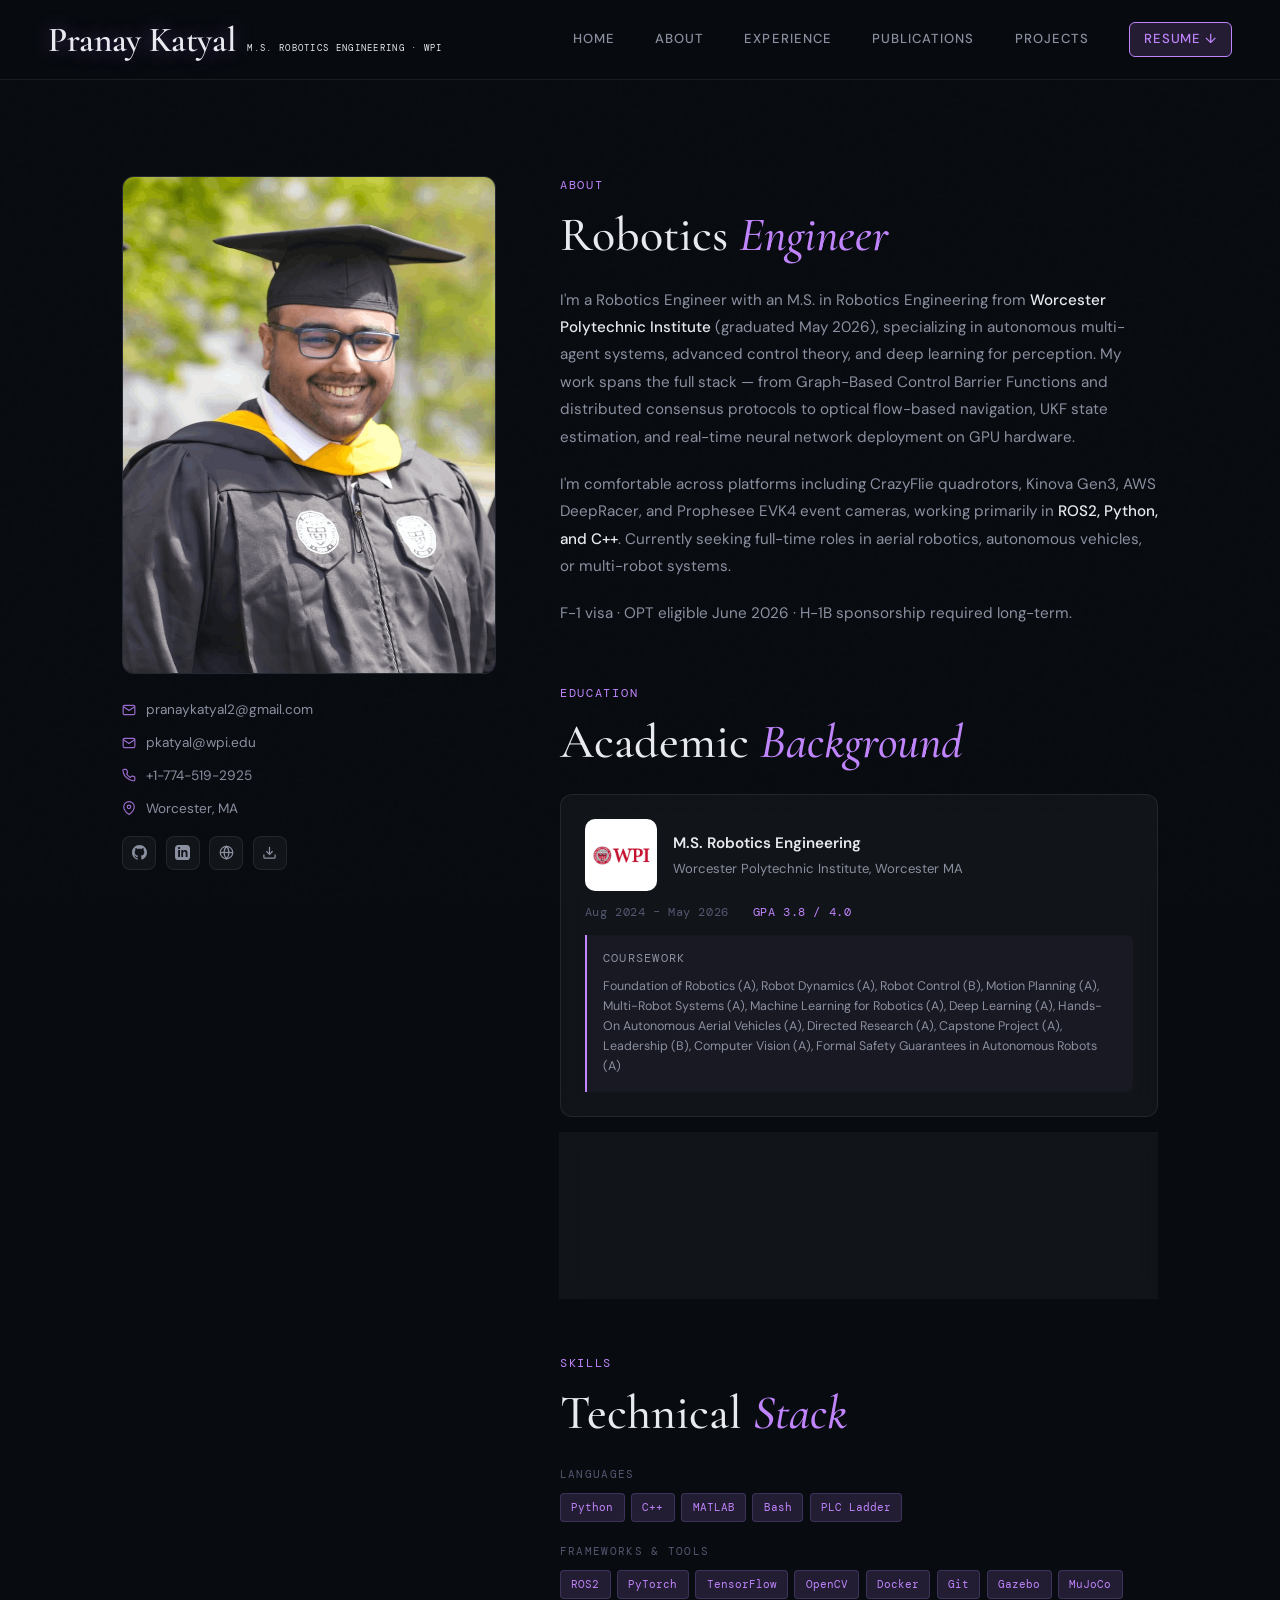
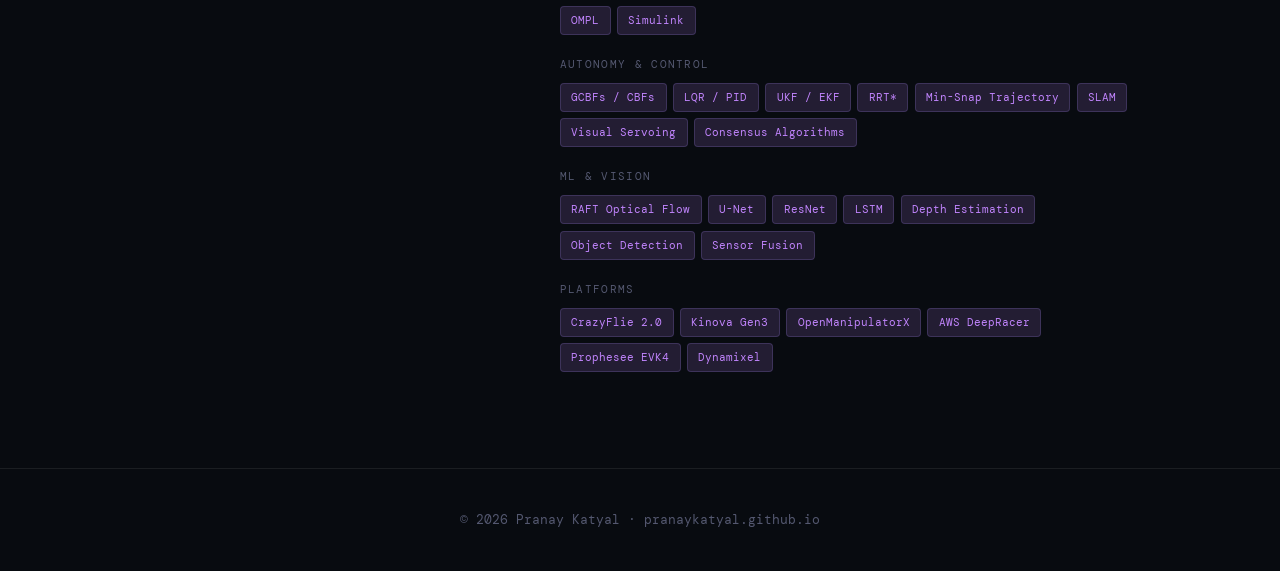
<file: about.html>
<!DOCTYPE html>
<html lang="en">
<head>
  <meta charset="UTF-8">
  <meta name="viewport" content="width=device-width, initial-scale=1.0">
  <title>About — Pranay Katyal</title>
  <link rel="stylesheet" href="shared.css?v=3">
  <style>
    /* ── About layout ── */
    .about-grid {
      display: grid;
      grid-template-columns: 1fr 1.6fr;
      gap: 4rem;
      align-items: start;
    }
    .about-left { position: sticky; top: calc(var(--nav-h) + 2rem); }

    .about-photo {
      width: 100%;
      aspect-ratio: 3/4;
      border-radius: var(--radius);
      overflow: hidden;
      border: 1px solid var(--glass-border);
      background: var(--bg2);
      margin-bottom: 1.5rem;
    }
    .about-photo img {
      width: 100%;
      height: 100%;
      object-fit: cover;
    }
    .about-photo-placeholder {
      width: 100%;
      height: 100%;
      display: flex;
      align-items: center;
      justify-content: center;
      color: var(--text-3);
      font-family: var(--mono);
      font-size: 0.75rem;
    }
    .contact-block { display: flex; flex-direction: column; gap: 0.6rem; }
    .contact-row {
      display: flex;
      align-items: center;
      gap: 0.65rem;
      font-size: 0.85rem;
      color: var(--text-2);
    }
    .contact-row svg { flex-shrink: 0; color: var(--purple); opacity: 0.8; }
    .contact-row a { color: var(--text-2); transition: color 0.2s; }
    .contact-row a:hover { color: var(--purple); }

    .social-row {
      display: flex;
      gap: 0.6rem;
      margin-top: 1rem;
    }
    .social-icon {
      width: 34px; height: 34px;
      display: flex; align-items: center; justify-content: center;
      background: var(--glass);
      border: 1px solid var(--glass-border);
      border-radius: 8px;
      color: var(--text-2);
      transition: all 0.2s;
      font-size: 0.85rem;
    }
    .social-icon:hover {
      border-color: var(--purple);
      color: var(--purple);
      background: var(--purple-dim);
    }

    /* ── Bio ── */
    .bio-text p {
      color: var(--text-2);
      line-height: 1.8;
      margin-bottom: 1.25rem;
      font-size: 0.95rem;
    }
    .bio-text p:last-child { margin-bottom: 0; }
    .bio-text strong { color: var(--text); font-weight: 500; }

    /* ── Education ── */
    .edu-item {
      padding: 1.5rem;
      margin-bottom: 1rem;
    }
    .edu-header {
      display: flex;
      align-items: center;
      gap: 1rem;
      margin-bottom: 0.75rem;
    }
    .edu-logo {
      width: 72px; height: 72px;
      border-radius: 10px;
      overflow: hidden;
      background: white;
      border: 1px solid var(--glass-border);
      flex-shrink: 0;
      display: flex; align-items: center; justify-content: center;
    }
    .edu-logo img { width: 100%; height: 100%; object-fit: contain; padding: 6px; }
    .edu-degree { font-weight: 600; font-size: 0.95rem; color: var(--text); }
    .edu-school { font-size: 0.82rem; color: var(--text-2); margin-top: 0.1rem; }
    .edu-meta {
      display: flex;
      gap: 1.5rem;
      margin-bottom: 0.75rem;
      flex-wrap: wrap;
    }
    .edu-meta span {
      font-family: var(--mono);
      font-size: 0.72rem;
      color: var(--text-3);
      letter-spacing: 0.05em;
    }
    .edu-meta .gpa { color: var(--purple); }

    .coursework-block {
      margin-top: 0.75rem;
      padding: 0.9rem 1rem;
      background: rgba(167,139,250,0.04);
      border-left: 2px solid var(--purple);
      border-radius: 0 6px 6px 0;
    }
    .coursework-block p {
      font-size: 0.78rem;
      color: var(--text-2);
      line-height: 1.6;
    }
    .coursework-block p + p { margin-top: 0.5rem; }
    .cw-label {
      font-family: var(--mono);
      font-size: 0.65rem;
      letter-spacing: 0.1em;
      text-transform: uppercase;
      color: var(--purple);
      margin-bottom: 0.25rem;
    }

    /* ── Skills ── */
    .skills-grid {
      display: flex;
      flex-direction: column;
      gap: 1.25rem;
    }
    .skill-group { }
    .skill-group-title {
      font-family: var(--mono);
      font-size: 0.68rem;
      letter-spacing: 0.12em;
      text-transform: uppercase;
      color: var(--text-3);
      margin-bottom: 0.6rem;
    }

    @media (max-width: 900px) {
      .about-grid { grid-template-columns: 1fr; }
      .about-left { position: static; }
      .about-photo { aspect-ratio: 4/3; max-width: 300px; }
    }
  </style>
</head>
<body>

<nav class="site-nav">
  <a href="index.html" class="nav-name"><span class="nav-name-main">Pranay Katyal</span><span class="nav-name-ms">M.S. Robotics Engineering · WPI</span></a>
  <div class="nav-links">
    <a href="index.html">Home</a>
    <a href="about.html" class="active">About</a>
    <a href="experience.html">Experience</a>
    <a href="publications.html">Publications</a>
    <a href="projects.html">Projects</a>
    <a href="Pranay_Katyal_Robotics_CV.pdf" download class="nav-cv-btn">Resume ↓</a>
  </div>
</nav>

<div class="page-body">
  <section class="section">
    <div class="container">

      <div class="about-grid">

        <!-- ── Left column ── -->
        <div class="about-left reveal">
          <div class="about-photo">
            <img src="Assets/pic.jpg" alt="Pranay Katyal" onerror="this.outerHTML='<div class=\'about-photo-placeholder\'>photo coming soon</div>'">
          </div>

          <div class="contact-block">
            <div class="contact-row">
              <svg width="14" height="14" viewBox="0 0 24 24" fill="none" stroke="currentColor" stroke-width="2"><path d="M4 4h16c1.1 0 2 .9 2 2v12c0 1.1-.9 2-2 2H4c-1.1 0-2-.9-2-2V6c0-1.1.9-2 2-2z"/><polyline points="22,6 12,13 2,6"/></svg>
              <a href="mailto:pranaykatyal2@gmail.com">pranaykatyal2@gmail.com</a>
            </div>
            <div class="contact-row">
              <svg width="14" height="14" viewBox="0 0 24 24" fill="none" stroke="currentColor" stroke-width="2"><path d="M4 4h16c1.1 0 2 .9 2 2v12c0 1.1-.9 2-2 2H4c-1.1 0-2-.9-2-2V6c0-1.1.9-2 2-2z"/><polyline points="22,6 12,13 2,6"/></svg>
              <a href="mailto:pkatyal@wpi.edu">pkatyal@wpi.edu</a>
            </div>
            <div class="contact-row">
              <svg width="14" height="14" viewBox="0 0 24 24" fill="none" stroke="currentColor" stroke-width="2"><path d="M22 16.92v3a2 2 0 0 1-2.18 2 19.79 19.79 0 0 1-8.63-3.07A19.5 19.5 0 0 1 4.69 13.1a19.79 19.79 0 0 1-3.07-8.67A2 2 0 0 1 3.6 2.3h3a2 2 0 0 1 2 1.72c.127.96.361 1.903.7 2.81a2 2 0 0 1-.45 2.11L7.91 9.91a16 16 0 0 0 6.29 6.29l1.78-1.78a2 2 0 0 1 2.11-.45c.907.339 1.85.573 2.81.7A2 2 0 0 1 22 16.92z"/></svg>
              <span>+1-774-519-2925</span>
            </div>
            <div class="contact-row">
              <svg width="14" height="14" viewBox="0 0 24 24" fill="none" stroke="currentColor" stroke-width="2"><path d="M21 10c0 7-9 13-9 13s-9-6-9-13a9 9 0 0 1 18 0z"/><circle cx="12" cy="10" r="3"/></svg>
              <span>Worcester, MA</span>
            </div>
          </div>

          <div class="social-row">
            <a href="https://github.com/pranaykatyal" target="_blank" class="social-icon" title="GitHub">
              <svg width="15" height="15" viewBox="0 0 24 24" fill="currentColor"><path d="M12 0c-6.626 0-12 5.373-12 12 0 5.302 3.438 9.8 8.207 11.387.599.111.793-.261.793-.577v-2.234c-3.338.726-4.033-1.416-4.033-1.416-.546-1.387-1.333-1.756-1.333-1.756-1.089-.745.083-.729.083-.729 1.205.084 1.839 1.237 1.839 1.237 1.07 1.834 2.807 1.304 3.492.997.107-.775.418-1.305.762-1.604-2.665-.305-5.467-1.334-5.467-5.931 0-1.311.469-2.381 1.236-3.221-.124-.303-.535-1.524.117-3.176 0 0 1.008-.322 3.301 1.23.957-.266 1.983-.399 3.003-.404 1.02.005 2.047.138 3.006.404 2.291-1.552 3.297-1.23 3.297-1.23.653 1.653.242 2.874.118 3.176.77.84 1.235 1.911 1.235 3.221 0 4.609-2.807 5.624-5.479 5.921.43.372.823 1.102.823 2.222v3.293c0 .319.192.694.801.576 4.765-1.589 8.199-6.086 8.199-11.386 0-6.627-5.373-12-12-12z"/></svg>
            </a>
            <a href="https://www.linkedin.com/in/pranay-katyal/" target="_blank" class="social-icon" title="LinkedIn">
              <svg width="15" height="15" viewBox="0 0 24 24" fill="currentColor"><path d="M19 0h-14c-2.761 0-5 2.239-5 5v14c0 2.761 2.239 5 5 5h14c2.762 0 5-2.239 5-5v-14c0-2.761-2.238-5-5-5zm-11 19h-3v-11h3v11zm-1.5-12.268c-.966 0-1.75-.79-1.75-1.764s.784-1.764 1.75-1.764 1.75.79 1.75 1.764-.783 1.764-1.75 1.764zm13.5 12.268h-3v-5.604c0-3.368-4-3.113-4 0v5.604h-3v-11h3v1.765c1.396-2.586 7-2.777 7 2.476v6.759z"/></svg>
            </a>
            <a href="https://pranaykatyal.github.io" class="social-icon" title="Portfolio">
              <svg width="15" height="15" viewBox="0 0 24 24" fill="none" stroke="currentColor" stroke-width="2"><circle cx="12" cy="12" r="10"/><line x1="2" y1="12" x2="22" y2="12"/><path d="M12 2a15.3 15.3 0 0 1 4 10 15.3 15.3 0 0 1-4 10 15.3 15.3 0 0 1-4-10 15.3 15.3 0 0 1 4-10z"/></svg>
            </a>
            <a href="Pranay_Katyal_Robotics_CV.pdf" download class="social-icon" title="Download CV">
              <svg width="15" height="15" viewBox="0 0 24 24" fill="none" stroke="currentColor" stroke-width="2"><path d="M21 15v4a2 2 0 0 1-2 2H5a2 2 0 0 1-2-2v-4"/><polyline points="7 10 12 15 17 10"/><line x1="12" y1="3" x2="12" y2="15"/></svg>
            </a>
          </div>
        </div>

        <!-- ── Right column ── -->
        <div>

          <!-- Bio -->
          <div class="reveal" style="margin-bottom: 3.5rem;">
            <p class="section-label">About</p>
            <h2 class="section-title" style="margin-bottom: 1.5rem;">Robotics <em>Engineer</em></h2>
            <div class="bio-text">
              <p>I'm a Robotics Engineer with an M.S. in Robotics Engineering from <strong>Worcester Polytechnic Institute</strong> (graduated May 2026), specializing in autonomous multi-agent systems, advanced control theory, and deep learning for perception. My work spans the full stack — from Graph-Based Control Barrier Functions and distributed consensus protocols to optical flow-based navigation, UKF state estimation, and real-time neural network deployment on GPU hardware.</p>
              <p>I'm comfortable across platforms including CrazyFlie quadrotors, Kinova Gen3, AWS DeepRacer, and Prophesee EVK4 event cameras, working primarily in <strong>ROS2, Python, and C++</strong>. Currently seeking full-time roles in aerial robotics, autonomous vehicles, or multi-robot systems.</p>
              <p>F-1 visa · OPT eligible June 2026 · H-1B sponsorship required long-term.</p>
            </div>
          </div>

          <!-- Education -->
          <div class="reveal" style="margin-bottom: 3.5rem;">
            <p class="section-label">Education</p>
            <h2 class="section-title" style="margin-bottom: 1.5rem;">Academic <em>Background</em></h2>

            <div class="glass-card edu-item">
              <div class="edu-header">
                <div class="edu-logo">
                  <img src="Assets/wpi_logo.png" alt="WPI" onerror="this.parentElement.innerHTML='WPI'">
                </div>
                <div>
                  <div class="edu-degree">M.S. Robotics Engineering</div>
                  <div class="edu-school">Worcester Polytechnic Institute, Worcester MA</div>
                </div>
              </div>
              <div class="edu-meta">
                <span>Aug 2024 – May 2026</span>
                <span class="gpa">GPA 3.8 / 4.0</span>
              </div>
              <div class="coursework-block">
                <p class="cw-label">Coursework</p>
                <p>Foundation of Robotics (A), Robot Dynamics (A), Robot Control (B), Motion Planning (A), Multi-Robot Systems (A), Machine Learning for Robotics (A), Deep Learning (A), Hands-On Autonomous Aerial Vehicles (A), Directed Research (A), Capstone Project (A), Leadership (B), Computer Vision (A), Formal Safety Guarantees in Autonomous Robots (A)</p>
              </div>
            </div>

            <div class="glass-card edu-item">
              <div class="edu-header">
                <div class="edu-logo">
                  <img src="Assets/cu_logo.png" alt="CU" onerror="this.parentElement.innerHTML='CU'">
                </div>
                <div>
                  <div class="edu-degree">B.S. Mechatronics Engineering</div>
                  <div class="edu-school">Chandigarh University, PB, India</div>
                </div>
              </div>
              <div class="edu-meta">
                <span>Jul 2019 – Jun 2023</span>
                <span class="gpa">GPA 3.4 / 4.0</span>
              </div>
            </div>
          </div>

          <!-- Skills -->
          <div class="reveal">
            <p class="section-label">Skills</p>
            <h2 class="section-title" style="margin-bottom: 1.5rem;">Technical <em>Stack</em></h2>
            <div class="skills-grid">
              <div class="skill-group">
                <p class="skill-group-title">Languages</p>
                <div class="tag-row">
                  <span class="tag">Python</span><span class="tag">C++</span><span class="tag">MATLAB</span><span class="tag">Bash</span><span class="tag">PLC Ladder</span>
                </div>
              </div>
              <div class="skill-group">
                <p class="skill-group-title">Frameworks & Tools</p>
                <div class="tag-row">
                  <span class="tag">ROS2</span><span class="tag">PyTorch</span><span class="tag">TensorFlow</span><span class="tag">OpenCV</span><span class="tag">Docker</span><span class="tag">Git</span><span class="tag">Gazebo</span><span class="tag">MuJoCo</span><span class="tag">OMPL</span><span class="tag">Simulink</span>
                </div>
              </div>
              <div class="skill-group">
                <p class="skill-group-title">Autonomy & Control</p>
                <div class="tag-row">
                  <span class="tag">GCBFs / CBFs</span><span class="tag">LQR / PID</span><span class="tag">UKF / EKF</span><span class="tag">RRT*</span><span class="tag">Min-Snap Trajectory</span><span class="tag">SLAM</span><span class="tag">Visual Servoing</span><span class="tag">Consensus Algorithms</span>
                </div>
              </div>
              <div class="skill-group">
                <p class="skill-group-title">ML & Vision</p>
                <div class="tag-row">
                  <span class="tag">RAFT Optical Flow</span><span class="tag">U-Net</span><span class="tag">ResNet</span><span class="tag">LSTM</span><span class="tag">Depth Estimation</span><span class="tag">Object Detection</span><span class="tag">Sensor Fusion</span>
                </div>
              </div>
              <div class="skill-group">
                <p class="skill-group-title">Platforms</p>
                <div class="tag-row">
                  <span class="tag">CrazyFlie 2.0</span><span class="tag">Kinova Gen3</span><span class="tag">OpenManipulatorX</span><span class="tag">AWS DeepRacer</span><span class="tag">Prophesee EVK4</span><span class="tag">Dynamixel</span>
                </div>
              </div>
            </div>
          </div>

        </div>
      </div>

    </div>
  </section>

  <footer class="site-footer">
    <p>© 2026 Pranay Katyal · pranaykatyal.github.io</p>
  </footer>
</div>

<script>
  const reveals = document.querySelectorAll('.reveal');
  const ro = new IntersectionObserver(entries => {
    entries.forEach((e, i) => {
      if (e.isIntersecting) {
        setTimeout(() => e.target.classList.add('visible'), i * 80);
      }
    });
  }, { threshold: 0.1 });
  reveals.forEach(el => ro.observe(el));
</script>
</body>
</html>
</file>
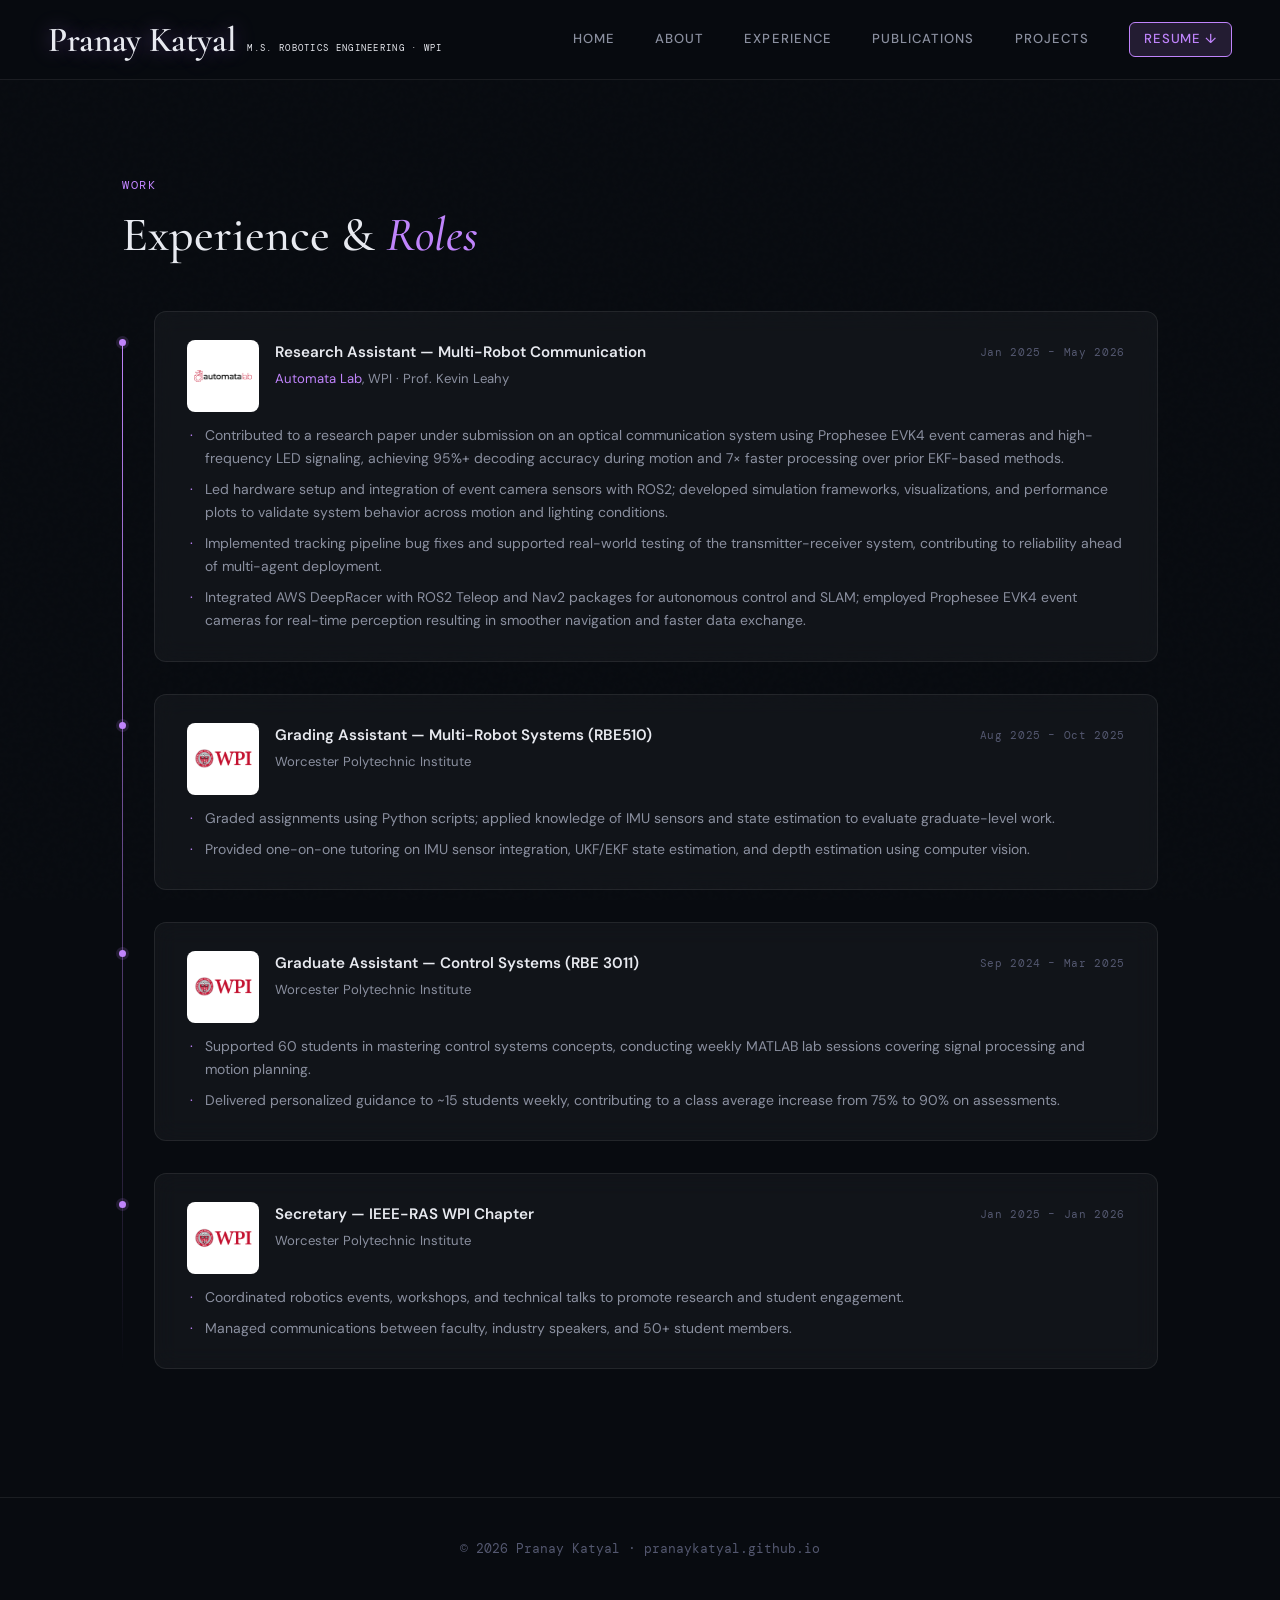
<file: experience.html>
<!DOCTYPE html>
<html lang="en">
<head>
  <meta charset="UTF-8">
  <meta name="viewport" content="width=device-width, initial-scale=1.0">
  <title>Experience — Pranay Katyal</title>
  <link rel="stylesheet" href="shared.css?v=3">
  <style>
    /* ── Timeline ── */
    .timeline { position: relative; padding-left: 2rem; }
    .timeline::before {
      content: '';
      position: absolute;
      left: 0; top: 1.75rem; bottom: 0;
      width: 1px;
      background: linear-gradient(to bottom, var(--purple), transparent);
    }
    .tl-item {
      position: relative;
      margin-bottom: 2rem;
    }
    .tl-item::before {
      content: '';
      position: absolute;
      left: -2rem; top: 1.75rem;
      width: 7px; height: 7px;
      margin-left: -3px;
      border-radius: 50%;
      background: var(--purple);
      box-shadow: 0 0 0 3px var(--purple-dim);
    }
    .tl-card { padding: 1.75rem 2rem; }
    .tl-header {
      display: flex;
      align-items: flex-start;
      gap: 1rem;
      margin-bottom: 0.6rem;
      flex-wrap: wrap;
    }
    .tl-logo {
      width: 72px; height: 72px;
      border-radius: 8px;
      overflow: hidden;
      background: white;
      border: 1px solid var(--glass-border);
      flex-shrink: 0;
      display: flex; align-items: center; justify-content: center;
      font-family: var(--mono); font-size: 0.6rem; color: var(--text-3);
    }
    .tl-logo img { width: 100%; height: 100%; object-fit: contain; padding: 6px; }
    .tl-title { font-weight: 600; font-size: 0.95rem; color: var(--text); }
    .tl-org {
      font-size: 0.82rem; color: var(--text-2); margin-top: 0.15rem;
    }
    .tl-org a { color: var(--purple); transition: opacity 0.2s; }
    .tl-org a:hover { opacity: 0.75; }
    .tl-date {
      margin-left: auto;
      font-family: var(--mono);
      font-size: 0.68rem;
      letter-spacing: 0.06em;
      color: var(--text-3);
      white-space: nowrap;
      padding-top: 0.2rem;
    }
    .tl-bullets {
      padding-left: 1.1rem;
      margin-top: 0.75rem;
      display: flex;
      flex-direction: column;
      gap: 0.5rem;
    }
    .tl-bullets li {
      font-size: 0.875rem;
      color: var(--text-2);
      line-height: 1.65;
      position: relative;
    }
    .tl-bullets li::before {
      content: '·';
      position: absolute;
      left: -0.9rem;
      color: var(--purple);
    }
  </style>
</head>
<body>

<nav class="site-nav">
  <a href="index.html" class="nav-name"><span class="nav-name-main">Pranay Katyal</span><span class="nav-name-ms">M.S. Robotics Engineering · WPI</span></a>
  <div class="nav-links">
    <a href="index.html">Home</a>
    <a href="about.html">About</a>
    <a href="experience.html" class="active">Experience</a>
    <a href="publications.html">Publications</a>
    <a href="projects.html">Projects</a>
    <a href="Pranay_Katyal_Robotics_CV.pdf" download class="nav-cv-btn">Resume ↓</a>
  </div>
</nav>

<div class="page-body">
  <section class="section">
    <div class="container">
      <p class="section-label">Work</p>
      <h2 class="section-title">Experience &amp; <em>Roles</em></h2>

      <div class="timeline">

        <div class="tl-item reveal">
          <div class="glass-card tl-card">
            <div class="tl-header">
              <div class="tl-logo">
                <img src="Assets/automata_logo.png" alt="Automata" onerror="this.parentElement.textContent='Lab'">
              </div>
              <div>
                <div class="tl-title">Research Assistant — Multi-Robot Communication</div>
                <div class="tl-org">
                  <a href="https://wp.wpi.edu/automata/" target="_blank">Automata Lab</a>, WPI · Prof. Kevin Leahy
                </div>
              </div>
              <span class="tl-date">Jan 2025 – May 2026</span>
            </div>
            <ul class="tl-bullets">
              <li>Contributed to a research paper under submission on an optical communication system using Prophesee EVK4 event cameras and high-frequency LED signaling, achieving 95%+ decoding accuracy during motion and 7× faster processing over prior EKF-based methods.</li>
              <li>Led hardware setup and integration of event camera sensors with ROS2; developed simulation frameworks, visualizations, and performance plots to validate system behavior across motion and lighting conditions.</li>
              <li>Implemented tracking pipeline bug fixes and supported real-world testing of the transmitter-receiver system, contributing to reliability ahead of multi-agent deployment.</li>
              <li>Integrated AWS DeepRacer with ROS2 Teleop and Nav2 packages for autonomous control and SLAM; employed Prophesee EVK4 event cameras for real-time perception resulting in smoother navigation and faster data exchange.</li>
            </ul>
          </div>
        </div>

        <div class="tl-item reveal">
          <div class="glass-card tl-card">
            <div class="tl-header">
              <div class="tl-logo">
                <img src="Assets/wpi_logo.png" alt="WPI" onerror="this.parentElement.textContent='WPI'">
              </div>
              <div>
                <div class="tl-title">Grading Assistant — Multi-Robot Systems (RBE510)</div>
                <div class="tl-org">Worcester Polytechnic Institute</div>
              </div>
              <span class="tl-date">Aug 2025 – Oct 2025</span>
            </div>
            <ul class="tl-bullets">
              <li>Graded assignments using Python scripts; applied knowledge of IMU sensors and state estimation to evaluate graduate-level work.</li>
              <li>Provided one-on-one tutoring on IMU sensor integration, UKF/EKF state estimation, and depth estimation using computer vision.</li>
            </ul>
          </div>
        </div>

        <div class="tl-item reveal">
          <div class="glass-card tl-card">
            <div class="tl-header">
              <div class="tl-logo">
                <img src="Assets/wpi_logo.png" alt="WPI" onerror="this.parentElement.textContent='WPI'">
              </div>
              <div>
                <div class="tl-title">Graduate Assistant — Control Systems (RBE 3011)</div>
                <div class="tl-org">Worcester Polytechnic Institute</div>
              </div>
              <span class="tl-date">Sep 2024 – Mar 2025</span>
            </div>
            <ul class="tl-bullets">
              <li>Supported 60 students in mastering control systems concepts, conducting weekly MATLAB lab sessions covering signal processing and motion planning.</li>
              <li>Delivered personalized guidance to ~15 students weekly, contributing to a class average increase from 75% to 90% on assessments.</li>
            </ul>
          </div>
        </div>

        <div class="tl-item reveal">
          <div class="glass-card tl-card">
            <div class="tl-header">
              <div class="tl-logo">
                <img src="Assets/wpi_logo.png" alt="WPI" onerror="this.parentElement.textContent='WPI'">
              </div>
              <div>
                <div class="tl-title">Secretary — IEEE-RAS WPI Chapter</div>
                <div class="tl-org">Worcester Polytechnic Institute</div>
              </div>
              <span class="tl-date">Jan 2025 – Jan 2026</span>
            </div>
            <ul class="tl-bullets">
              <li>Coordinated robotics events, workshops, and technical talks to promote research and student engagement.</li>
              <li>Managed communications between faculty, industry speakers, and 50+ student members.</li>
            </ul>
          </div>
        </div>

      </div>
    </div>
  </section>

  <footer class="site-footer">
    <p>© 2026 Pranay Katyal · pranaykatyal.github.io</p>
  </footer>
</div>

<script>
  const reveals = document.querySelectorAll('.reveal');
  const ro = new IntersectionObserver(entries => {
    entries.forEach((e, i) => {
      if (e.isIntersecting) setTimeout(() => e.target.classList.add('visible'), i * 100);
    });
  }, { threshold: 0.1 });
  reveals.forEach(el => ro.observe(el));
</script>
</body>
</html>
</file>
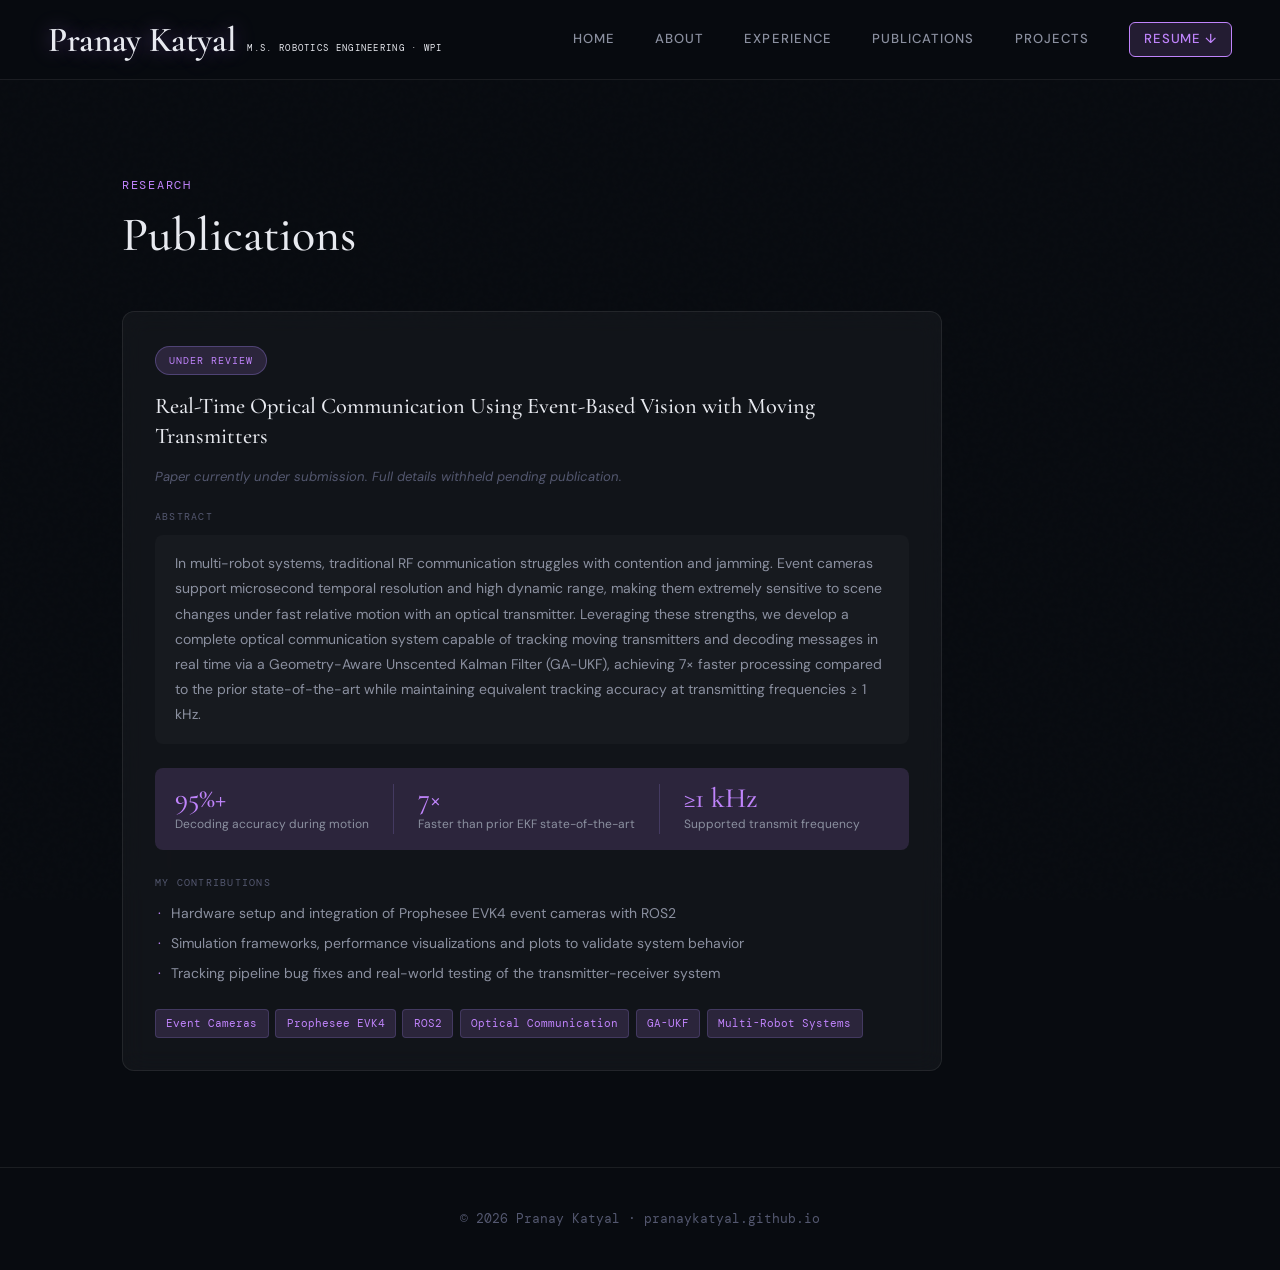
<file: publications.html>
<!DOCTYPE html>
<html lang="en">
<head>
  <meta charset="UTF-8">
  <meta name="viewport" content="width=device-width, initial-scale=1.0">
  <title>Publications — Pranay Katyal</title>
  <link rel="stylesheet" href="shared.css?v=3">
  <style>
    .pub-card { padding: 2rem; max-width: 820px; }
    .pub-top {
      display: flex;
      align-items: flex-start;
      gap: 1rem;
      margin-bottom: 1rem;
      flex-wrap: wrap;
    }
    .pub-badge {
      font-family: var(--mono);
      font-size: 0.65rem;
      letter-spacing: 0.1em;
      text-transform: uppercase;
      padding: 0.3rem 0.8rem;
      border-radius: 20px;
      background: var(--purple-dim);
      border: 1px solid rgba(167,139,250,0.3);
      color: var(--purple);
      white-space: nowrap;
      flex-shrink: 0;
      margin-top: 0.15rem;
    }
    .pub-title {
      font-family: var(--serif);
      font-size: 1.4rem;
      font-weight: 500;
      color: var(--text);
      line-height: 1.3;
    }
    .pub-note {
      font-size: 0.82rem;
      color: var(--text-3);
      font-style: italic;
      margin-bottom: 1.25rem;
    }
    .pub-abstract {
      font-size: 0.875rem;
      color: var(--text-2);
      line-height: 1.8;
      padding: 1rem 1.25rem;
      background: rgba(255,255,255,0.025);
      border-radius: 8px;
      margin-bottom: 1.5rem;
    }
    .pub-section-label {
      font-family: var(--mono);
      font-size: 0.65rem;
      letter-spacing: 0.12em;
      text-transform: uppercase;
      color: var(--text-3);
      margin-bottom: 0.6rem;
    }
    .contributions-list {
      padding-left: 1rem;
      display: flex;
      flex-direction: column;
      gap: 0.45rem;
      margin-bottom: 1.5rem;
    }
    .contributions-list li {
      font-size: 0.875rem;
      color: var(--text-2);
      line-height: 1.65;
      position: relative;
    }
    .contributions-list li::before {
      content: '·';
      position: absolute;
      left: -0.8rem;
      color: var(--purple);
    }
    .stats-row {
      display: flex;
      gap: 1.5rem;
      padding: 1rem 1.25rem;
      background: var(--purple-dim);
      border-radius: 8px;
      margin-bottom: 1.5rem;
      flex-wrap: wrap;
    }
    .stat { display: flex; flex-direction: column; gap: 0.15rem; }
    .stat-val {
      font-family: var(--serif);
      font-size: 1.75rem;
      font-weight: 500;
      color: var(--purple);
      line-height: 1;
    }
    .stat-label {
      font-size: 0.75rem;
      color: var(--text-2);
    }
    .stat-sep {
      width: 1px;
      background: rgba(167,139,250,0.2);
      align-self: stretch;
    }
  </style>
</head>
<body>

<nav class="site-nav">
  <a href="index.html" class="nav-name"><span class="nav-name-main">Pranay Katyal</span><span class="nav-name-ms">M.S. Robotics Engineering · WPI</span></a>
  <div class="nav-links">
    <a href="index.html">Home</a>
    <a href="about.html">About</a>
    <a href="experience.html">Experience</a>
    <a href="publications.html" class="active">Publications</a>
    <a href="projects.html">Projects</a>
    <a href="Pranay_Katyal_Robotics_CV.pdf" download class="nav-cv-btn">Resume ↓</a>
  </div>
</nav>

<div class="page-body">
  <section class="section">
    <div class="container">
      <p class="section-label">Research</p>
      <h2 class="section-title">Publications</h2>

      <div class="glass-card pub-card reveal">
        <div class="pub-top">
          <span class="pub-badge">Under Review</span>
          <h3 class="pub-title">Real-Time Optical Communication Using Event-Based Vision with Moving Transmitters</h3>
        </div>
        <p class="pub-note">Paper currently under submission. Full details withheld pending publication.</p>

        <p class="pub-section-label">Abstract</p>
        <p class="pub-abstract">In multi-robot systems, traditional RF communication struggles with contention and jamming. Event cameras support microsecond temporal resolution and high dynamic range, making them extremely sensitive to scene changes under fast relative motion with an optical transmitter. Leveraging these strengths, we develop a complete optical communication system capable of tracking moving transmitters and decoding messages in real time via a Geometry-Aware Unscented Kalman Filter (GA-UKF), achieving 7× faster processing compared to the prior state-of-the-art while maintaining equivalent tracking accuracy at transmitting frequencies ≥ 1 kHz.</p>

        <div class="stats-row">
          <div class="stat">
            <span class="stat-val">95%+</span>
            <span class="stat-label">Decoding accuracy during motion</span>
          </div>
          <div class="stat-sep"></div>
          <div class="stat">
            <span class="stat-val">7×</span>
            <span class="stat-label">Faster than prior EKF state-of-the-art</span>
          </div>
          <div class="stat-sep"></div>
          <div class="stat">
            <span class="stat-val">≥1 kHz</span>
            <span class="stat-label">Supported transmit frequency</span>
          </div>
        </div>

        <p class="pub-section-label">My Contributions</p>
        <ul class="contributions-list">
          <li>Hardware setup and integration of Prophesee EVK4 event cameras with ROS2</li>
          <li>Simulation frameworks, performance visualizations and plots to validate system behavior</li>
          <li>Tracking pipeline bug fixes and real-world testing of the transmitter-receiver system</li>
        </ul>

        <div class="tag-row">
          <span class="tag">Event Cameras</span>
          <span class="tag">Prophesee EVK4</span>
          <span class="tag">ROS2</span>
          <span class="tag">Optical Communication</span>
          <span class="tag">GA-UKF</span>
          <span class="tag">Multi-Robot Systems</span>
        </div>
      </div>

    </div>
  </section>

  <footer class="site-footer">
    <p>© 2026 Pranay Katyal · pranaykatyal.github.io</p>
  </footer>
</div>

<script>
  const reveals = document.querySelectorAll('.reveal');
  const ro = new IntersectionObserver(entries => {
    entries.forEach(e => { if (e.isIntersecting) e.target.classList.add('visible'); });
  }, { threshold: 0.1 });
  reveals.forEach(el => ro.observe(el));
</script>
</body>
</html>
</file>
<file: shared.css>
/* ============================================================
   SHARED STYLES — pranaykatyal.github.io
   ============================================================ */

@import url('https://fonts.googleapis.com/css2?family=DM+Sans:ital,wght@0,300;0,400;0,500;0,600;1,300&family=DM+Mono:wght@400;500&family=Cormorant+Garamond:wght@400;500;600&display=swap');

/* ── Variables ── */
:root {
  --bg:          #080b10;
  --bg1:         #0d1117;
  --bg2:         #111620;
  --glass:       rgba(255,255,255,0.04);
  --glass-border:rgba(255,255,255,0.08);
  --glass-hover: rgba(255,255,255,0.07);
  --purple:      #c084fc;
  --purple-dim:  rgba(192,132,252,0.15);
  --purple-glow: rgba(192,132,252,0.35);
  --text:        #e8eaf0;
  --text-2:      #8b90a0;
  --text-3:      #545870;
  --mono:        'DM Mono', monospace;
  --sans:        'DM Sans', sans-serif;
  --serif:       'Cormorant Garamond', serif;
  --radius:      12px;
  --nav-h:       80px;
  --ease:        cubic-bezier(0.16,1,0.3,1);
}

/* ── Reset ── */
*, *::before, *::after { box-sizing: border-box; margin: 0; padding: 0; }
html { scroll-behavior: smooth; }
body {
  background: var(--bg);
  color: var(--text);
  font-family: var(--sans);
  font-size: 15px;
  line-height: 1.7;
  -webkit-font-smoothing: antialiased;
  overflow-x: hidden;
}
a { color: inherit; text-decoration: none; }
img { display: block; max-width: 100%; }
ul { list-style: none; }

/* ── Noise texture overlay ── */
body::before {
  content: '';
  position: fixed;
  inset: 0;
  background-image: url("data:image/svg+xml,%3Csvg viewBox='0 0 200 200' xmlns='http://www.w3.org/2000/svg'%3E%3Cfilter id='n'%3E%3CfeTurbulence type='fractalNoise' baseFrequency='0.9' numOctaves='4' stitchTiles='stitch'/%3E%3C/filter%3E%3Crect width='100%25' height='100%25' filter='url(%23n)' opacity='0.03'/%3E%3C/svg%3E");
  pointer-events: none;
  z-index: 0;
  opacity: 0.4;
}

/* ── Nav ── */
nav.site-nav {
  position: fixed;
  top: 0; left: 0; right: 0;
  height: var(--nav-h);
  z-index: 100;
  display: flex;
  align-items: center;
  justify-content: space-between;
  padding: 0 3rem;
  background: rgba(8,11,16,0.8);
  backdrop-filter: blur(20px);
  border-bottom: 1px solid var(--glass-border);
  transition: background 0.3s;
}
.nav-name {
  font-family: var(--serif);
  color: var(--text);
  text-decoration: none;
  display: flex;
  align-items: baseline;
  gap: 0.75rem;
  flex-wrap: nowrap;
}
.nav-name-main {
  font-family: var(--serif);
  font-size: 2.2rem;
  font-weight: 600;
  color: var(--purple);
  line-height: 1;
  white-space: nowrap;
  letter-spacing: -0.01em;
  text-shadow: 0 0 20px rgba(192,132,252,0.4);
}
.nav-name-ms {
  font-family: var(--mono);
  font-size: 0.58rem;
  letter-spacing: 0.14em;
  text-transform: uppercase;
  color: var(--text-2);
  white-space: nowrap;
}
.nav-name-sub {
  font-family: var(--mono);
  font-size: 0.62rem;
  letter-spacing: 0.1em;
  text-transform: uppercase;
  color: var(--text-3);
  line-height: 1;
}
.nav-name span { color: inherit; }
.nav-links {
  display: flex;
  gap: 2.5rem;
  align-items: center;
}
.nav-links a {
  font-size: 0.82rem;
  font-weight: 500;
  letter-spacing: 0.08em;
  text-transform: uppercase;
  color: var(--text-2);
  transition: color 0.2s;
  position: relative;
}
.nav-links a.nav-cv-btn {
  padding: 0.35rem 0.9rem;
  border: 1px solid var(--purple);
  border-radius: 6px;
  color: var(--purple);
  background: var(--purple-dim);
  letter-spacing: 0.06em;
  transition: all 0.2s;
}
.nav-links a.nav-cv-btn:hover {
  background: rgba(167,139,250,0.2);
  box-shadow: 0 0 12px var(--purple-glow);
}
.nav-links a.nav-cv-btn::after { display: none; }
  content: '';
  position: absolute;
  bottom: -4px; left: 0;
  width: 0; height: 1px;
  background: var(--purple);
  transition: width 0.3s var(--ease);
}
.nav-links a:hover,
.nav-links a.active { color: var(--text); }
.nav-links a:hover::after,
.nav-links a.active::after { width: 100%; }

/* ── Page wrapper ── */
.page-body {
  padding-top: var(--nav-h);
  position: relative;
  z-index: 1;
}

/* ── Section ── */
.section {
  padding: 6rem 0;
}
.container {
  max-width: 1100px;
  margin: 0 auto;
  padding: 0 2rem;
}

/* ── Section title ── */
.section-label {
  font-family: var(--mono);
  font-size: 0.72rem;
  letter-spacing: 0.15em;
  text-transform: uppercase;
  color: var(--purple);
  margin-bottom: 0.75rem;
}
.section-title {
  font-family: var(--serif);
  font-size: clamp(2rem, 4vw, 3rem);
  font-weight: 500;
  line-height: 1.15;
  color: var(--text);
  margin-bottom: 3rem;
}
.section-title em {
  font-style: italic;
  color: var(--purple);
}

/* ── Glass card ── */
.glass-card {
  background: var(--glass);
  border: 1px solid var(--glass-border);
  border-radius: var(--radius);
  backdrop-filter: blur(12px);
  transition: background 0.3s, border-color 0.3s, transform 0.3s var(--ease), box-shadow 0.3s;
}
.glass-card:hover {
  background: var(--glass-hover);
  border-color: rgba(167,139,250,0.2);
  transform: translateY(-3px);
  box-shadow: 0 12px 40px rgba(0,0,0,0.4);
}

/* ── Tags ── */
.tag-row {
  display: flex;
  flex-wrap: wrap;
  gap: 0.4rem;
}
.tag {
  font-family: var(--mono);
  font-size: 0.7rem;
  padding: 0.25rem 0.65rem;
  border-radius: 4px;
  background: var(--purple-dim);
  color: var(--purple);
  border: 1px solid rgba(167,139,250,0.2);
  white-space: nowrap;
}

/* ── Buttons ── */
.btn {
  display: inline-flex;
  align-items: center;
  gap: 0.5rem;
  padding: 0.5rem 1.1rem;
  border-radius: 6px;
  font-size: 0.78rem;
  font-weight: 500;
  letter-spacing: 0.04em;
  cursor: pointer;
  transition: all 0.2s;
  border: none;
  white-space: nowrap;
}
.btn-ghost {
  background: transparent;
  border: 1px solid var(--glass-border);
  color: var(--text-2);
}
.btn-ghost:hover {
  border-color: var(--purple);
  color: var(--purple);
  background: var(--purple-dim);
}
.btn-solid {
  background: var(--purple-dim);
  border: 1px solid rgba(167,139,250,0.3);
  color: var(--purple);
}
.btn-solid:hover {
  background: rgba(167,139,250,0.2);
  box-shadow: 0 0 20px var(--purple-glow);
}

/* ── Divider ── */
.divider {
  width: 40px;
  height: 1px;
  background: var(--purple);
  margin: 1.5rem 0;
  opacity: 0.6;
}

/* ── Fade-in on scroll ── */
.reveal {
  opacity: 0;
  transform: translateY(24px);
  transition: opacity 0.7s var(--ease), transform 0.7s var(--ease);
}
.reveal.visible {
  opacity: 1;
  transform: translateY(0);
}

/* ── Footer ── */
footer.site-footer {
  border-top: 1px solid var(--glass-border);
  padding: 2.5rem 0;
  text-align: center;
}
footer.site-footer p {
  font-size: 0.8rem;
  color: var(--text-3);
  font-family: var(--mono);
}

/* ── Scrollbar ── */
::-webkit-scrollbar { width: 4px; }
::-webkit-scrollbar-track { background: var(--bg); }
::-webkit-scrollbar-thumb { background: var(--text-3); border-radius: 2px; }

/* ── Responsive ── */
@media (max-width: 768px) {
  nav.site-nav { padding: 0 1.5rem; }
  .nav-links { gap: 1.25rem; }
  .nav-links a { font-size: 0.75rem; }
  .section { padding: 4rem 0; }
  .container { padding: 0 1.25rem; }
}
@media (max-width: 480px) {
  .nav-links { gap: 0.85rem; }
  .nav-name { font-size: 1rem; }
}
</file>
